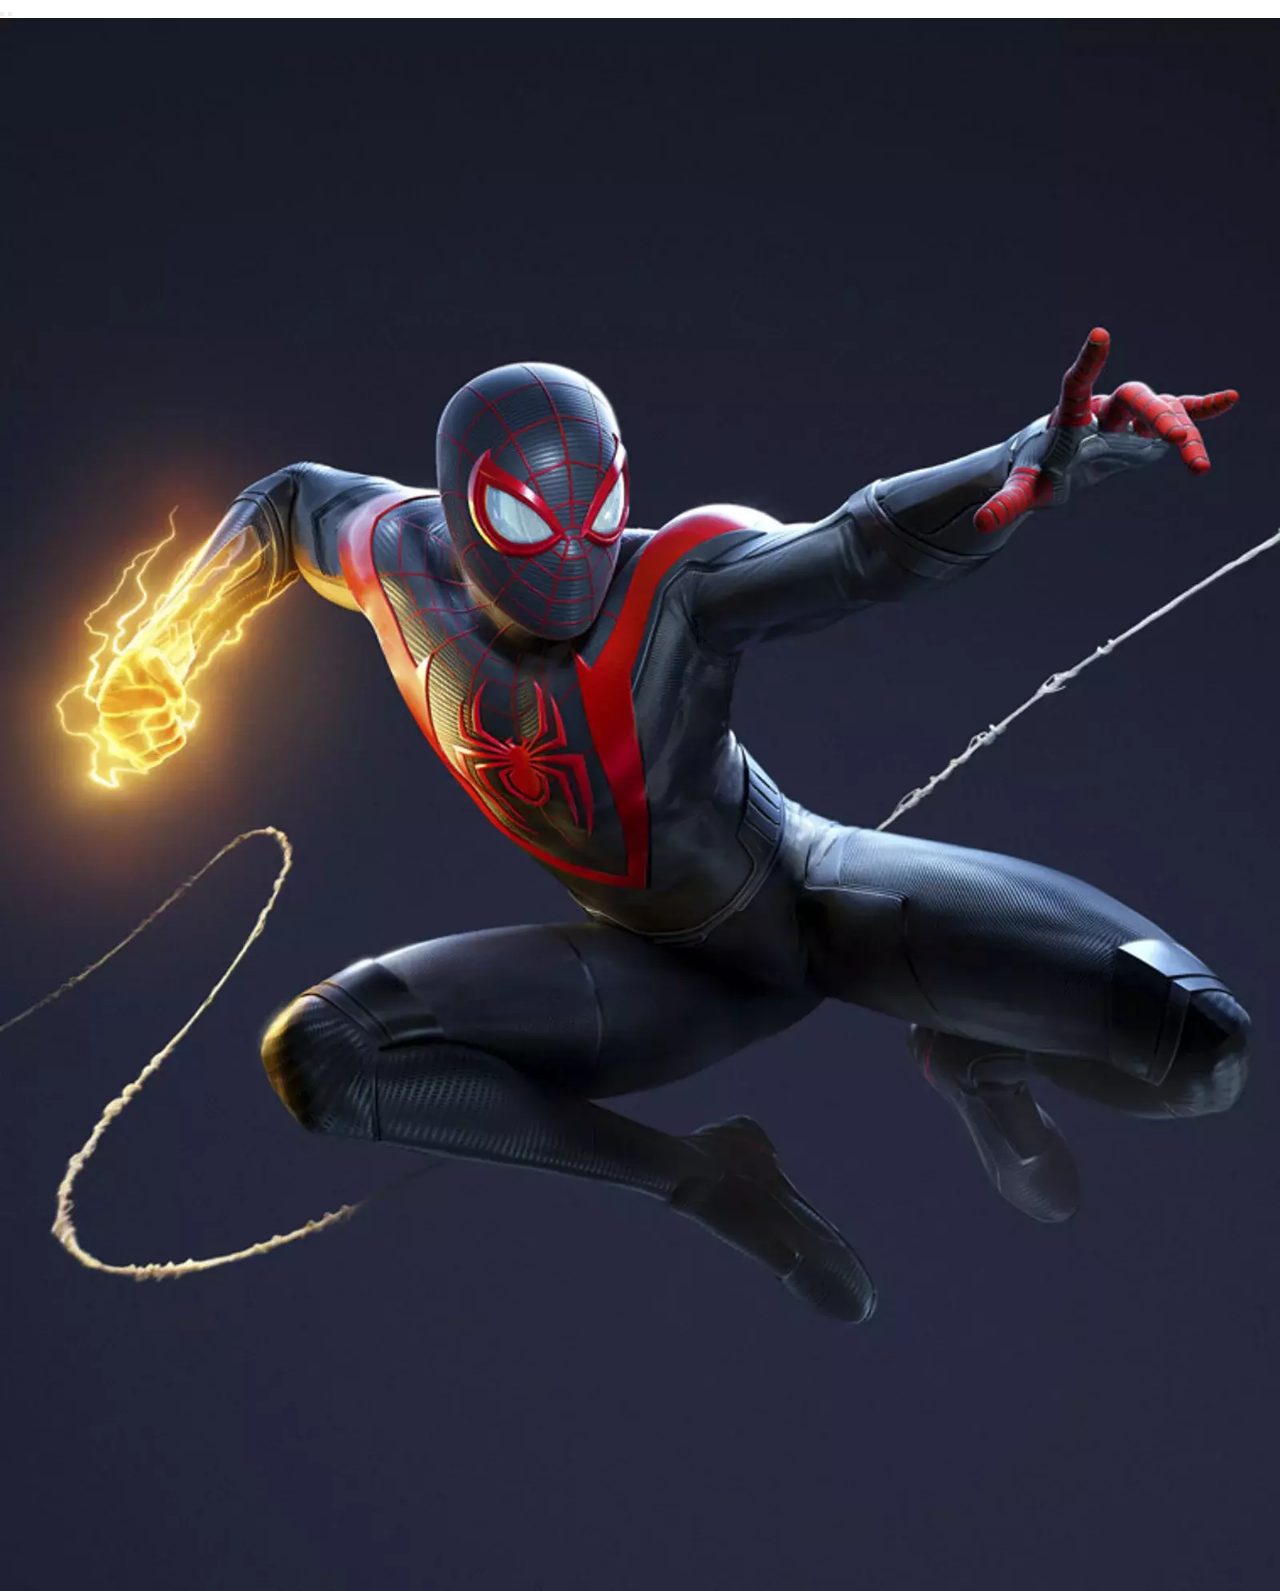
<file: index.html>
<!doctype html>
<html lang="en">
<head>
    <meta charset="utf-8">
    <meta name="viewport" content="width=device-width, initial-scale=1">
    <title>JS Carousel</title>
    <link href="https://cdn.jsdelivr.net/npm/bootstrap@5.2.2/dist/css/bootstrap.min.css" rel="stylesheet" integrity="sha384-Zenh87qX5JnK2Jl0vWa8Ck2rdkQ2Bzep5IDxbcnCeuOxjzrPF/et3URy9Bv1WTRi" crossorigin="anonymous">
    <link rel="stylesheet" href="./assets/css/style.css">
    <link rel="stylesheet" href="https://cdnjs.cloudflare.com/ajax/libs/font-awesome/6.2.0/css/all.min.css" integrity="sha512-xh6O/CkQoPOWDdYTDqeRdPCVd1SpvCA9XXcUnZS2FmJNp1coAFzvtCN9BmamE+4aHK8yyUHUSCcJHgXloTyT2A==" crossorigin="anonymous" referrerpolicy="no-referrer">
</head>
<body>
    <div class="d-flex justify-content-center mt-5">
        <div class="slider col-4">
            <div class="slides position-relative">
                <!-- rimuovere img qui, e aggiungerle in modo dinamico da JS-->
                <!-- <img class="img-fluid active" src="./assets/img/01.webp" alt="Spider-Man Miles Morales">
                <img class="img-fluid" src="./assets/img/02.webp" alt="Ratchet & Clank: Rift Apart">
                <img class="img-fluid" src="./assets/img/03.webp" alt="Fortnite">
                <img class="img-fluid" src="./assets/img/04.webp" alt="Stray">
                <img class="img-fluid" src="./assets/img/05.webp" alt="Avengers"> -->
                <button class="before_top position-absolute top-50 start-0 p-1 fs-4 bg-danger">
                    <i class="fa-solid fa-chevron-left"></i>
                </button>
                <button class="next_bot position-absolute top-50 end-0 p-1 fs-4 bg-primary ">
                    <i class="fa-solid fa-chevron-right"></i>
                </button>
            </div>
        </div>
    </div>

    



    <script src="./assets/js/main.js"></script>
    <!--Script bootstrap-->
    <script src="https://cdn.jsdelivr.net/npm/bootstrap@5.2.2/dist/js/bootstrap.bundle.min.js" integrity="sha384-OERcA2EqjJCMA+/3y+gxIOqMEjwtxJY7qPCqsdltbNJuaOe923+mo//f6V8Qbsw3" crossorigin="anonymous"></script>
</body>
</html>
</file>
<file: assets/css/style.css>
*{
    box-sizing: border-box;
    margin: 0;
    padding: 0;
}

.active{
    display: block;
}

img{
    max-width: 100%;
    display: none;
}
</file>
